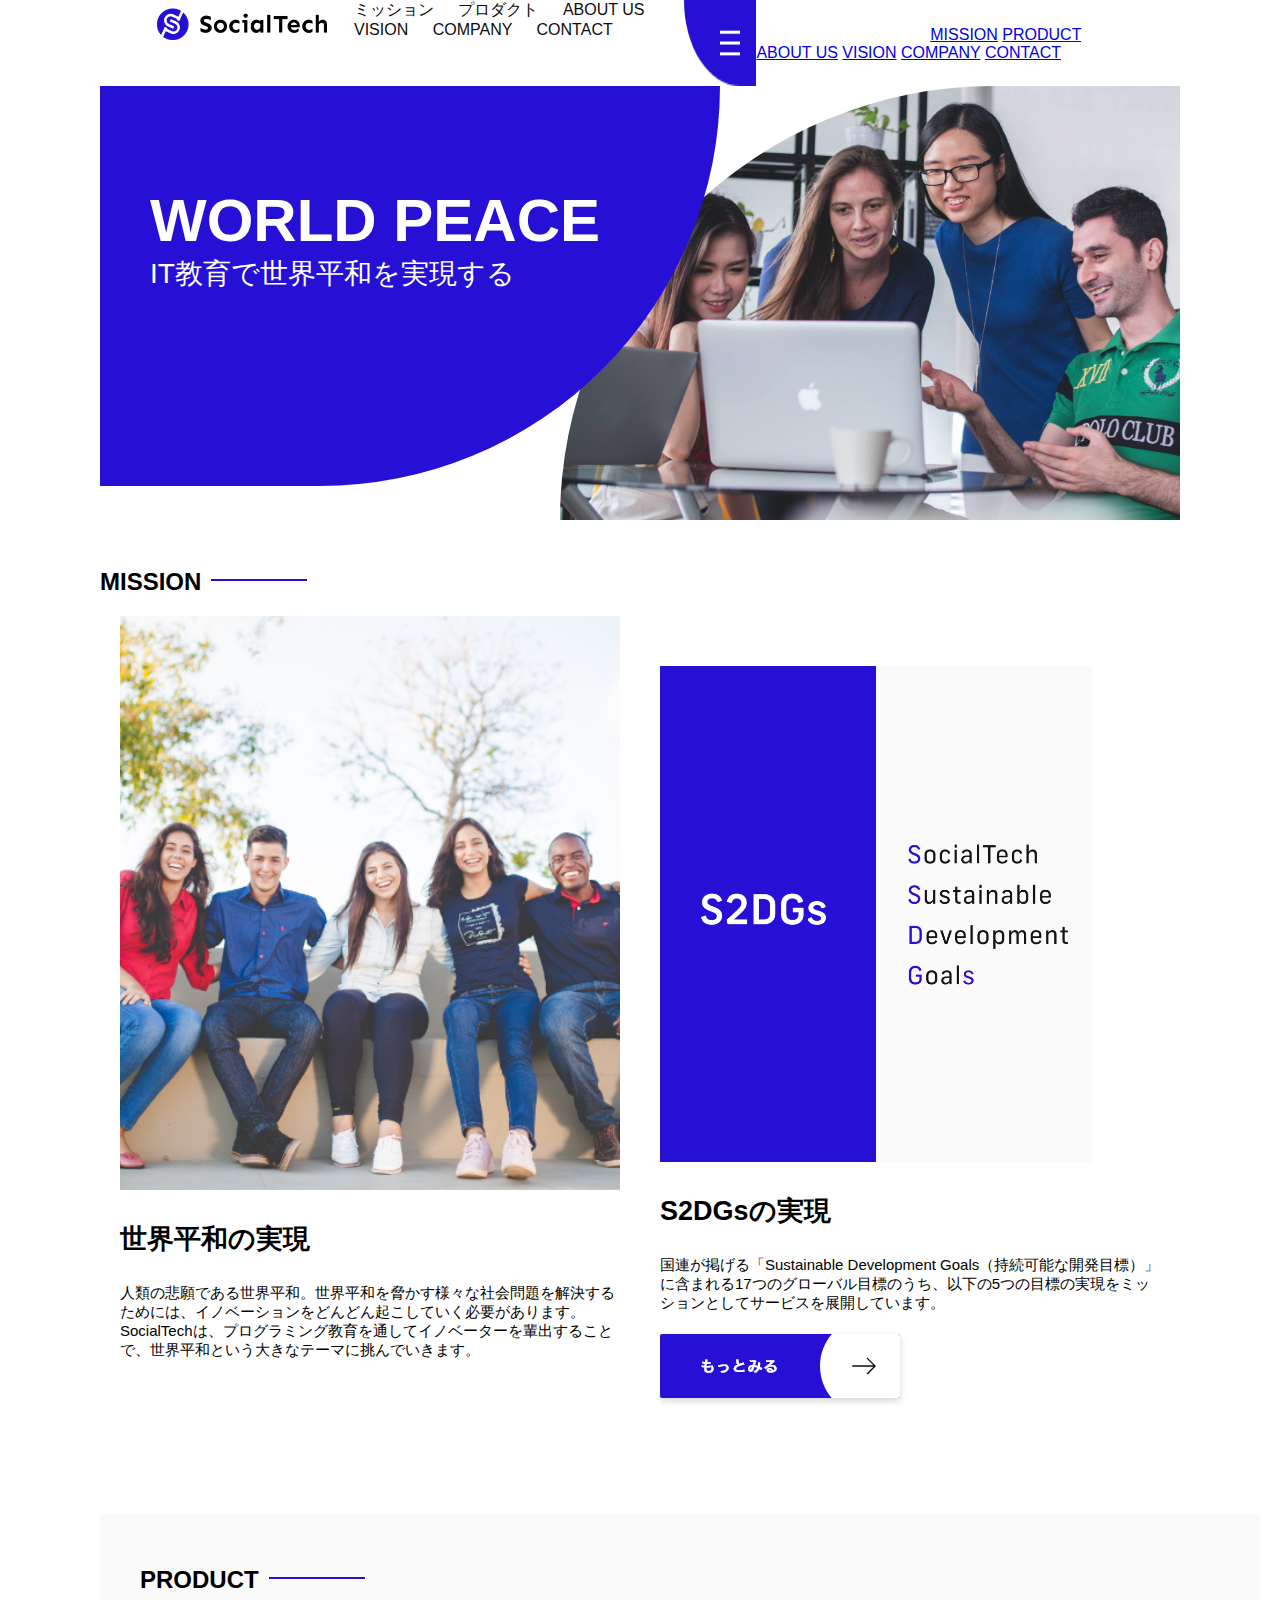
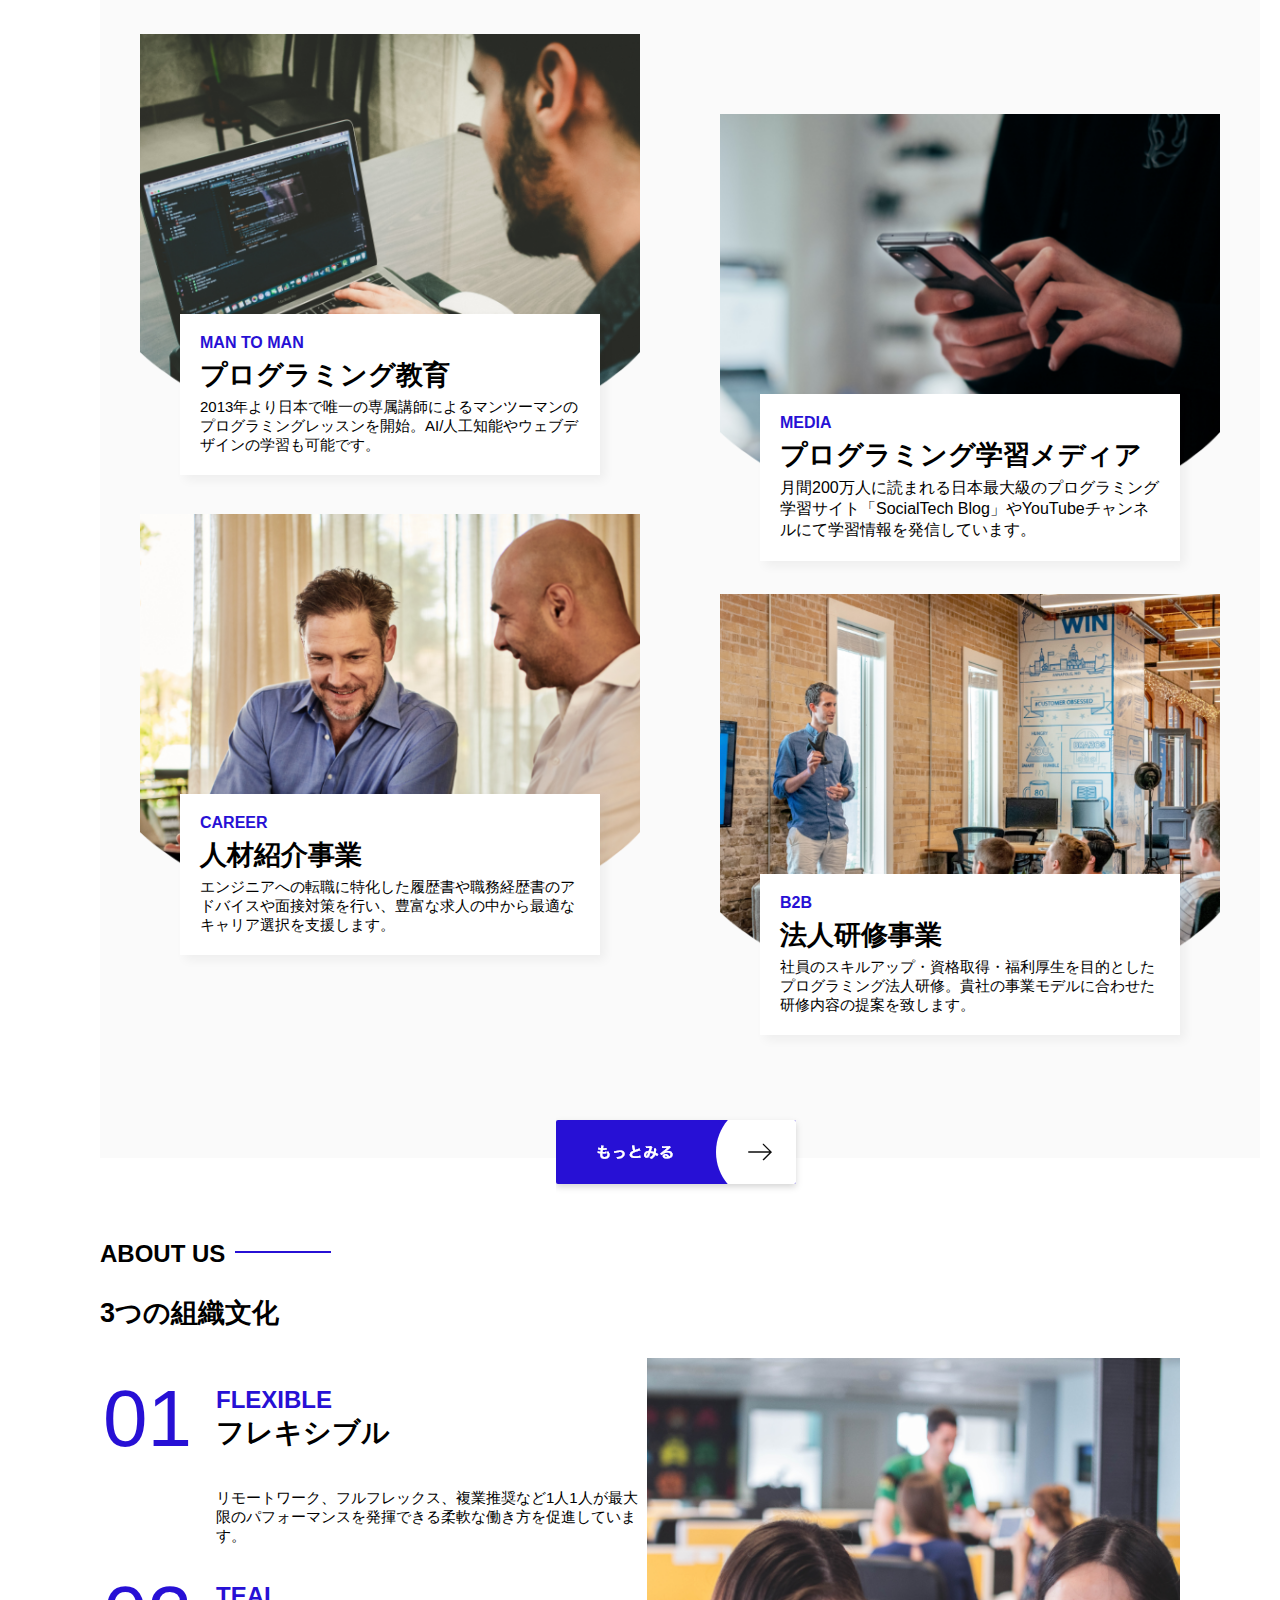
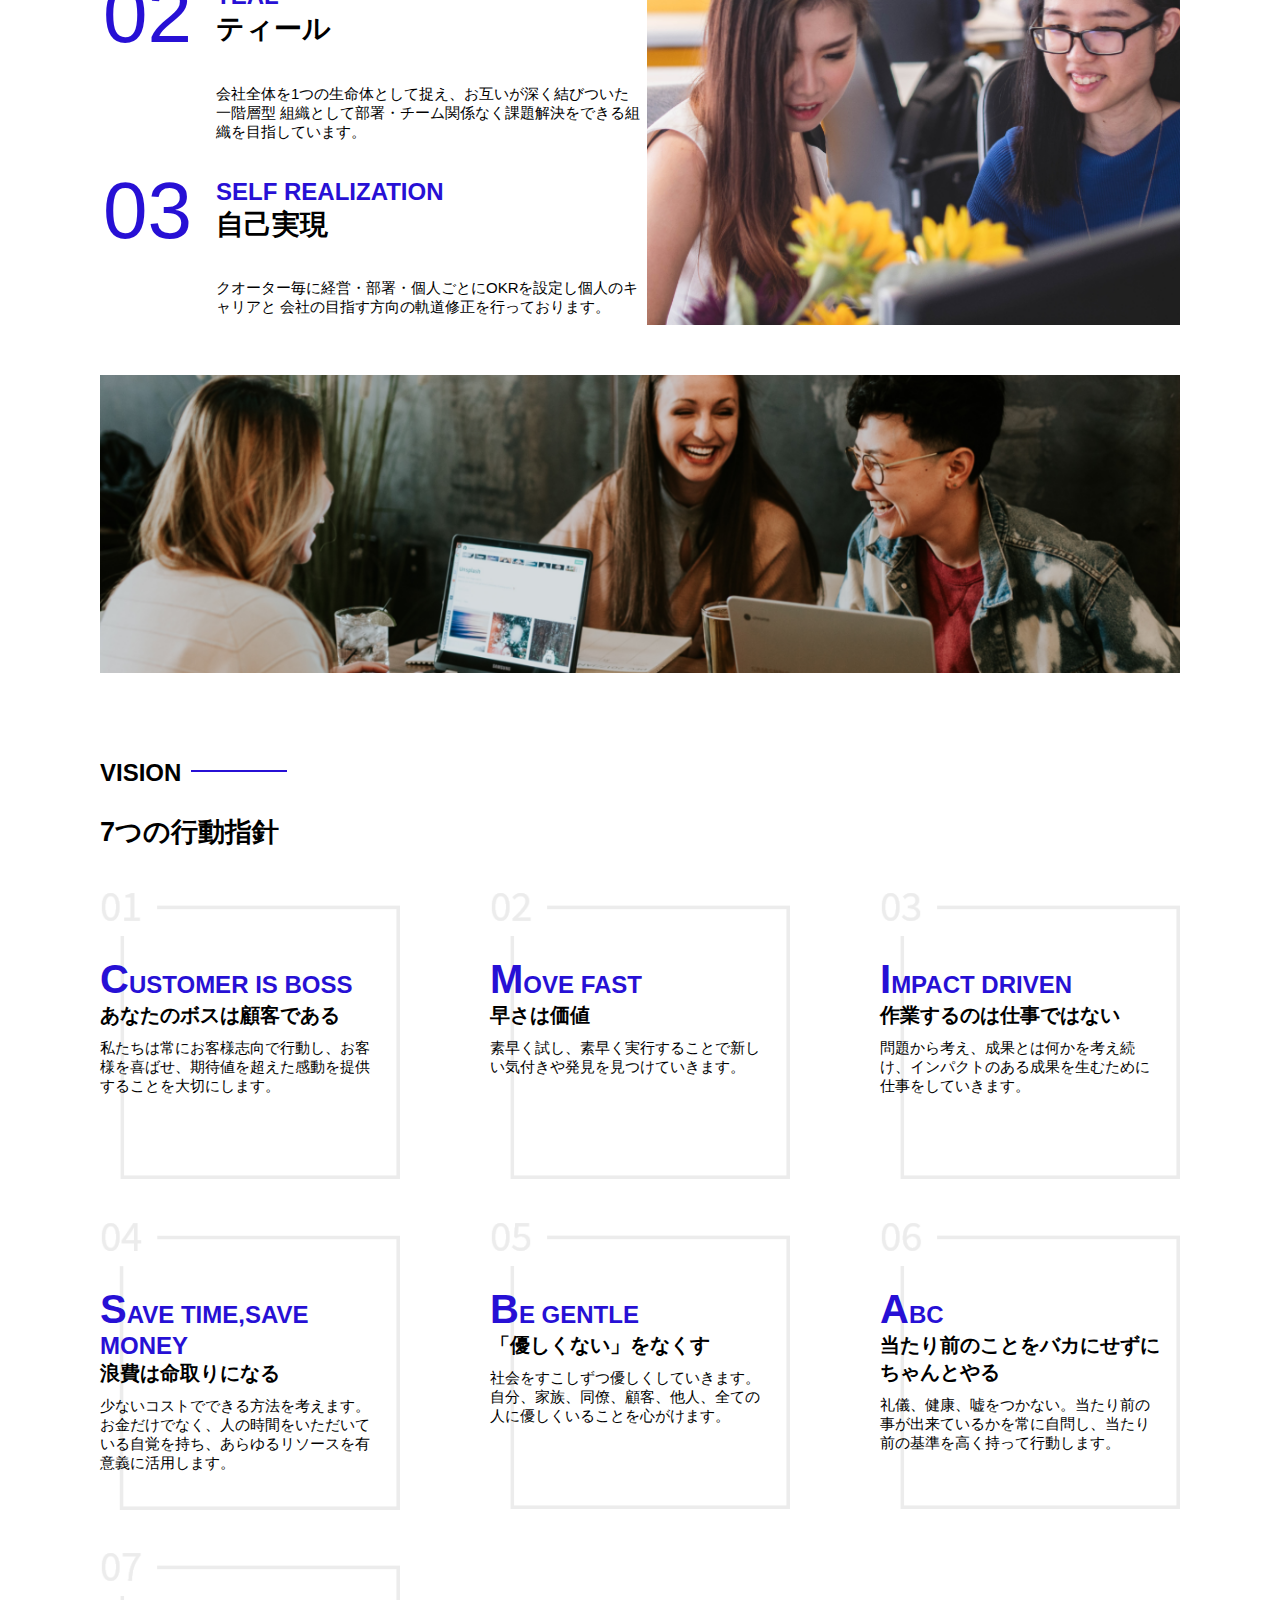
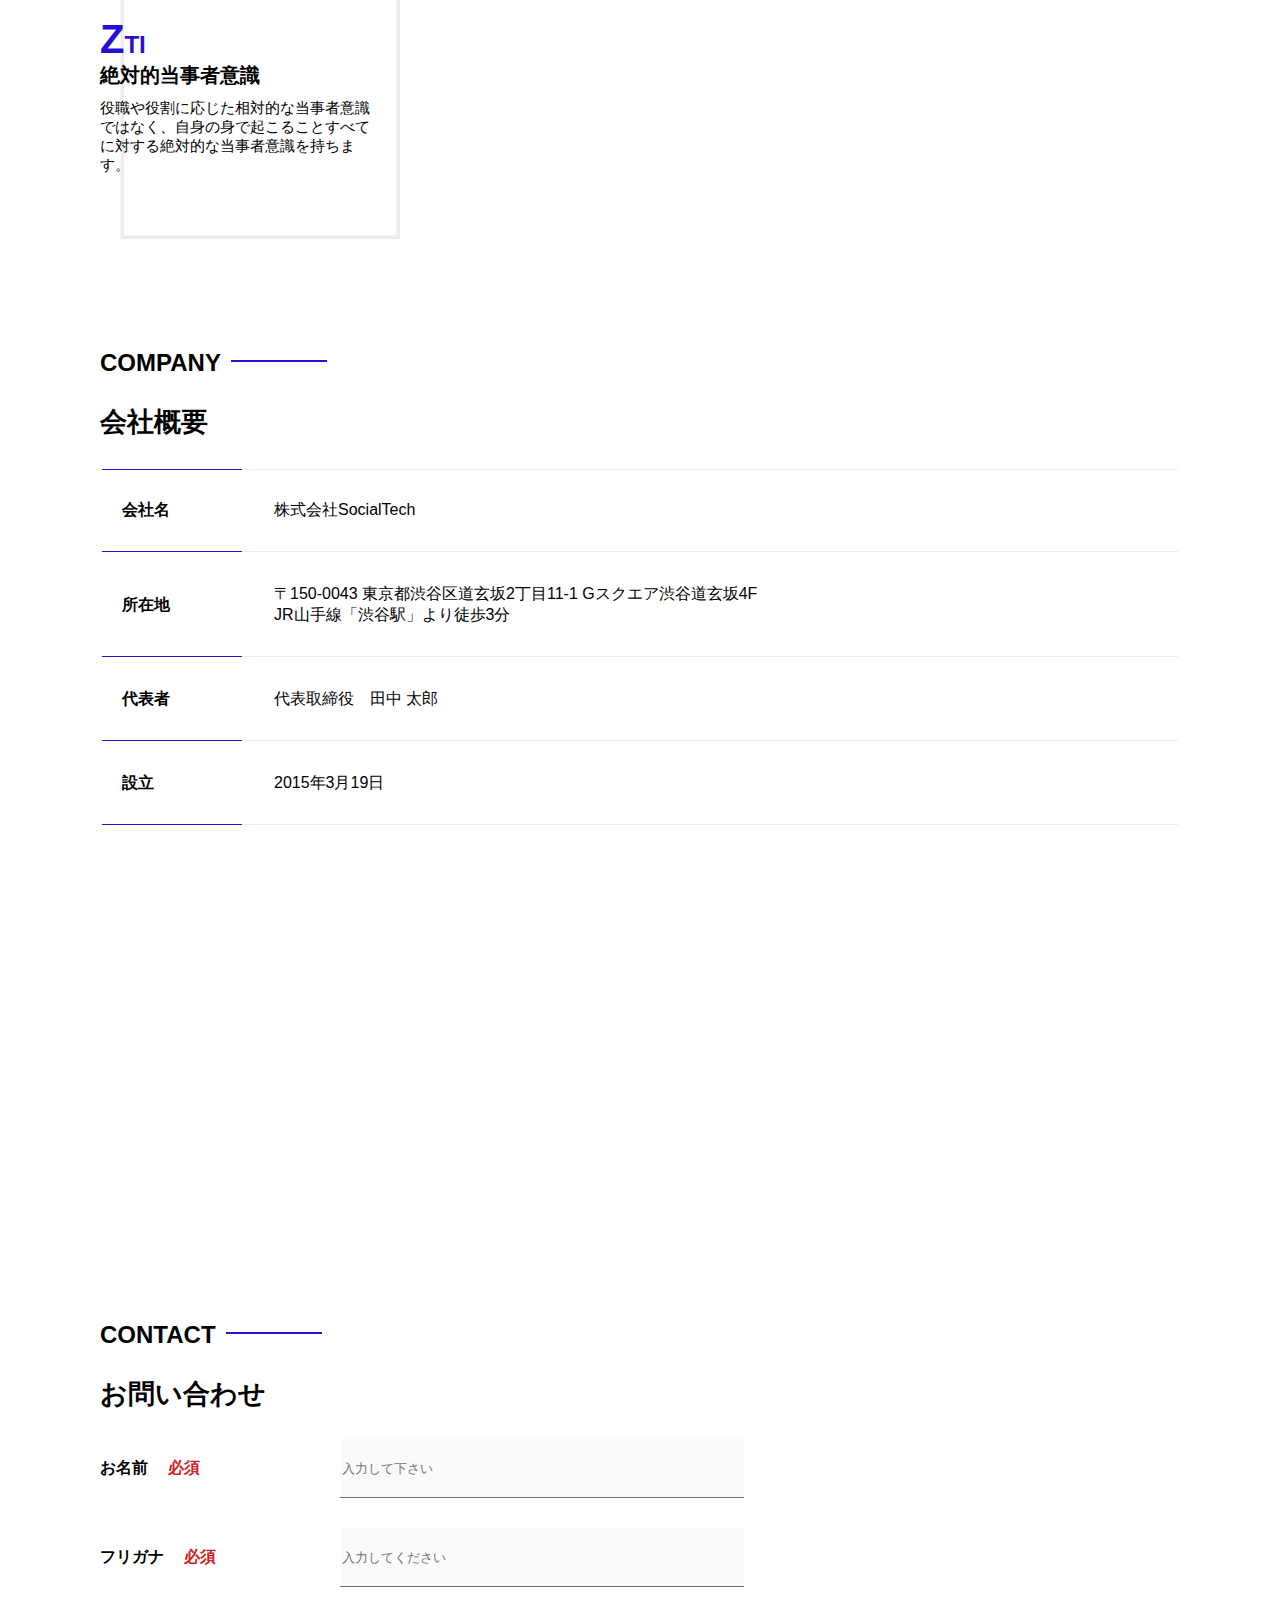
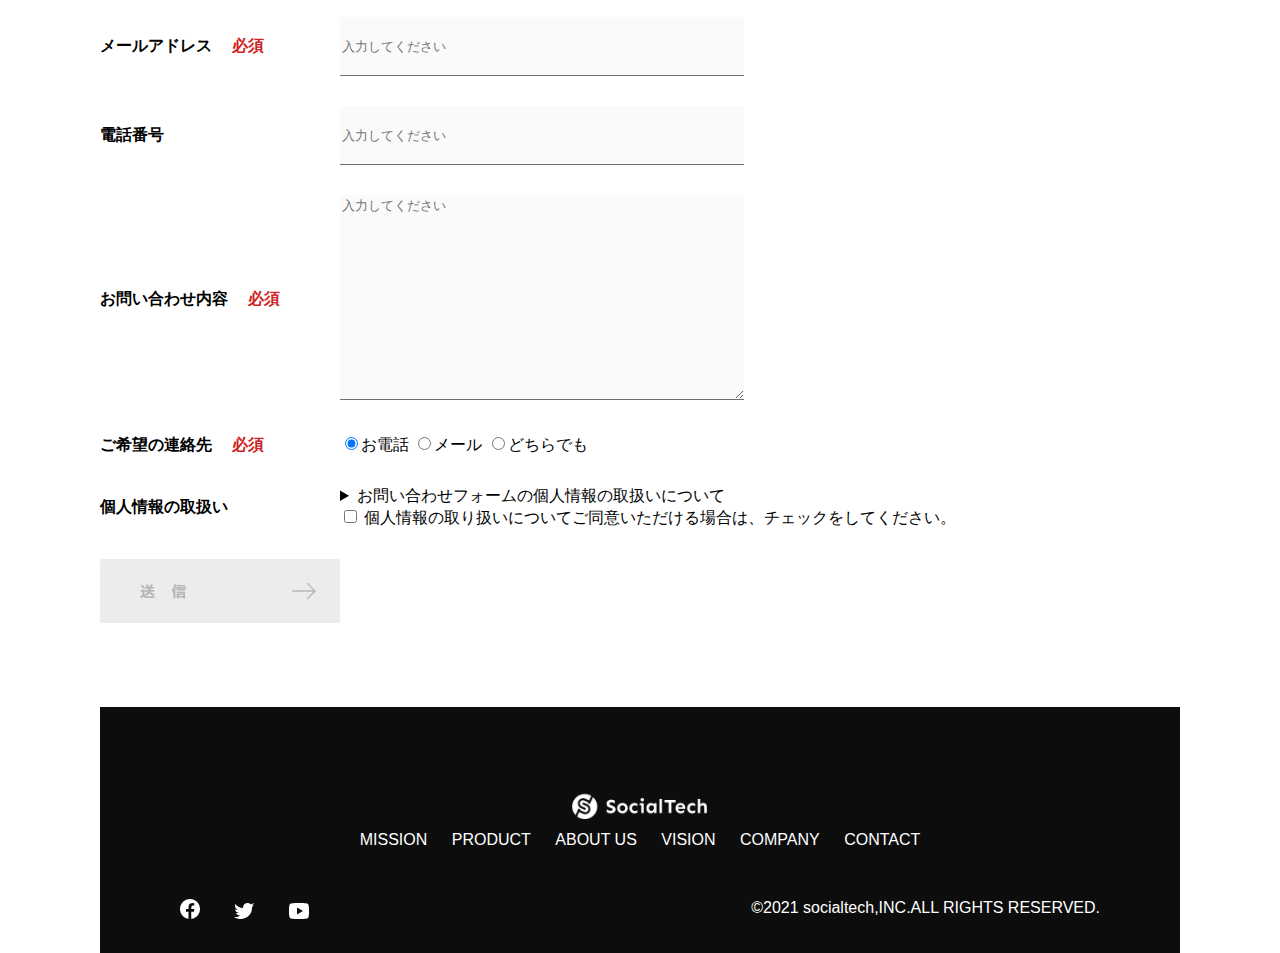
<file: index.html>
<!DOCTYPE html>
<html>
    <head>
      <title>SocialTech</title>
      <meta charset="utf-8">
      <meta name="description" content="SocialTechはEdTech業界のリーディングカンパニーを目指します。">
      <meta name="viewport" content="width=device-width, initial-scale=1.0">
       <meta name="twitter:card" content="summary_large_image" />
       <meta name="twitter:site" content="@SLabo2021" />
       <meta property="og:url" content="https://smartlabo2021.github.io/sosialtech/" />
       <meta property="og:title" content="sosialtech" />
       <meta property="og:description" content="ページの説明文" />
       <meta property="og:image" content="https://smartlabo2021.github.io/sosialtech/images/index/index-mission.png" />
     <link rel="stylesheet" href="style.css">

    </head>
    <body>
      <!--ヘッダー-->
      <header>
        <!--ロゴ-->
        <a href="index.html" id="logo"><img src="images/logo.png" alt="トップページに戻る"></a>

        <!--PC用ナビゲーション-->
        <nv id="nav-pc">
          <a href="mission.html">ミッション</a>
          <a href="product.html">プロダクト</a>
          <a href="index.html"#sboutus>ABOUT US</a>
          <a href="index.html"#vision>VISION</a>
          <a href="index.html"#company>COMPANY</a>
          <a href="index.html"#contact>CONTACT</a>
        </nv>

        <!--スマホ用メニューボタン-->
        <img id="menu-sp" src="images/button-menu.png" alt="ナビゲーションを開く" onclick="document.getElementById('nav-sp').style.display = 'block'">
      
        <!--スマホ用ナビゲーション-->
        <nav id="nav-sp">
          <img id="close" src="images/button-close.png" alt="ナビゲーションを閉じる" onclick="document.getElementById('nav-sp').style.display='none'">
          <a id="logo-sp" href="index.html" onclick="document.getElementById('nav-sp').style.display = 'none'"><img
            src="images/logo-sp.png" alt="トップページに戻る"></a>
          <a class="menu" href="mission.html" onclick="document.getElementById('nav-sp').style.display='none'">MISSION</a>
          <a class="menu" href="product.html" onclick="document.getElementById('nav-sp').style.display='none'">PRODUCT</a>
          <a class="menu" href="index.html#aboutus" onclick="document.getElementById('nav-sp').style.display='none'">ABOUT US</a>
          <a class="menu" href="index.html#vision" onclick="document.getElementById('nav-sp').style.display='none'">VISION</a>
          <a class="menu" href="index.html#company" onclick="document.getElementById('nav-sp').style.display='none'">COMPANY</a>
          <a class="menu" href="index.html#contact" onclick="document.getElementById('nav-sp').style.display='none'">CONTACT</a>
          <div id="sns">
            <a href="https://www.facebook.com/sejuku2013"><img src="images/button-facebook.png" alt="FaceBookへのリンク"></a>
            <a href="https://twitter.com/samuraijuku"><img src="images/button-twitter.png" alt="twitterへのリンク"></a>
            <a href="https://www.youtube.com/channel/UCCFOQO5aDK0xXam4cUQXT8g"><img src="images/button-youtube.png" alt="YouTubeへのリンク"></a>
          </div>
        </nav>
      </header>
      <main>
        <article>
          <!--メインビジュアル-->
          <section id="main-visual">
            <div id="main-message">
              <h1>WORLD PEACE</h1>
              <p>IT教育で世界平和を実現する</p>
            </div>
            <img src="images/index/index-main.png" alt="PCの周りに集まる多国籍の仲間たち">
          </section>
          <!--ミッション-->
          <section id="mission">
            <h2 class="index-h2">MISSION</h2>
            <div id="mission-flex">
              <div>
              <img id="mission-photo" src="images/index/index-mission.png" alt="屋外のベンチで写真を撮影する多国籍の仲間たち">
              <h3>世界平和の実現</h3>
              <p>
                人類の悲願である世界平和。世界平和を脅かす様々な社会問題を解決するためには、イノベーションをどんどん起こしていく必要があります。SocialTechは、プログラミング教育を通してイノベーターを輩出することで、世界平和という大きなテーマに挑んでいきます。
              </p>
              </div>
              <div>
                <img id="s2dgs" src="images/index/s2dgs.png" alt="S2DGs">
                <h3>S2DGsの実現</h3>
                <p>
                  国連が掲げる「Sustainable Development Goals（持続可能な開発目標）」に含まれる17つのグローバル目標のうち、以下の5つの目標の実現をミッションとしてサービスを展開しています。
                </p>
                <a href="mission.html">
                  <img src="images/button-more.png" alt="もっとみる">
                </a>
              </div>
            </div>
          </section>
          <!--セクション-->
          <section id="product">
            <h2 class="index-2">PRODUCT</h2>
            <div>
              <div id="product-left">
                <div>
                  <img class="product-photo" src="images/index/index-mantoman.png" alt="PCでコードを書く男性">
                  <div class="product-explain">
                    <span>MAN TO MAN</span>
                    <h3>プログラミング教育</h3>
                    <p>2013年より日本で唯一の専属講師によるマンツーマンのプログラミングレッスンを開始。AI/人工知能やウェブデザインの学習も可能です。</p>
                  </div>
                </div>
                <div>
                  <img class="product-photo" src="images/index/index-career.png" alt="笑顔で話し合う二人の男性">
                 <div class="product-explain">
                   <span>CAREER</span>
                   <h3>人材紹介事業</h3>
                   <p>エンジニアへの転職に特化した履歴書や職務経歴書のアドバイスや面接対策を行い、豊富な求人の中から最適なキャリア選択を支援します。</p>
                  </div>
                </div>
              </div>
              <div id="product-right">
                <div>
                  <img class="product-photo" src="images/index/index-media.png" alt="スマートフォンを操作する人">
                    <div class="product-explain">
                      <span>MEDIA</span>
                      <h3>プログラミング学習メディア</h3>
                      <p></p>月間200万人に読まれる日本最大級のプログラミング学習サイト「SocialTech Blog」やYouTubeチャンネルにて学習情報を発信しています。</p>
                    </div>
                </div>
                <div>
                  <img class="product-photo" src="images/index/index-b2b.png" alt="講演中の男性とそれを聴く人々"> 
                    <div class="product-explain">
                      <span>B2B</span>
                      <h3>法人研修事業</h3>
                      <p>社員のスキルアップ・資格取得・福利厚生を目的としたプログラミング法人研修。貴社の事業モデルに合わせた研修内容の提案を致します。</p>
                    </div>
                  </div>
                </div>
              </div>
              <div>
                <a id="product-more" href="product.html">
                  <img src="images/button-more.png" alt="もっとみる">
                </a>
              </div>
            </div>
          </section>

        <!--ABOUT US-->
        <section id="aboutus">
          <h2 class="index-h2">ABOUT US</h2>
          <h3>3つの組織文化</h3>
          <div>
            <table class="culture-table">
              <tr>
                <td>
                  <span class="culture-num">01</span>
                </td>
                <td>
                  <span class="culture-en">FLEXIBLE</span>
                  <span class="culture-ja">フレキシブル</span>
                </td>
              </tr>
              <tr>
                <td>
                  <!--空のセル-->
                </td>
                <td>
                  <p class="culture-description">
                    リモートワーク、フルフレックス、複業推奨など1人1人が最大限のパフォーマンスを発揮できる柔軟な働き方を促進しています。
                  </p>
                </td>
              </tr>
              <tr>
                <td>
                  <span class="culture-num">02</span>
                </td>
                <td>
                  <span class="culture-en">TEAL</span>
                  <span class="culture-ja">ティール</span>
                </td>
              </tr>
              <tr>
                <td>
                  <!--空のセル-->
                </td>
                <td>
                  <p class="culture-description">
                    会社全体を1つの生命体として捉え、お互いが深く結びついた一階層型
                   組織として部署・チーム関係なく課題解決をできる組織を目指しています。
                  </p>
                </td>
              </tr>
              <tr>
                <td>
                  <span class="culture-num">03</span>
                </td>
                <td>
                  <span class="culture-en">SELF REALIZATION</span>
                  <span class="culture-ja">自己実現</span>
                </td>
              </tr>
              <tr>
                <td>
                  <!--空のセル-->
                </td>
                <td>
                  <p class="culture-description">
                    クオーター毎に経営・部署・個人ごとにOKRを設定し個人のキャリアと
                   会社の目指す方向の軌道修正を行っております。
                  </p>
                </td>
              </tr>
            </table>
           <img class="culture-img" src="images/index/index-aboutus1.png" alt="笑顔で話し合う2人の女性">
          </div>
           <img class="culture-img2" src="images/index/index-aboutus2.png" alt="笑顔で話し合う3人の男女">
        </section>

        <!--VISION-->
        <section id="vision">
          <h2 class="index-h2">VISION</h2>
          <h3>7つの行動指針</h3>
          <div>
            <div class="vision-box">
              <img src="images/index/vision-01.png" alt="01">
              <span>
                <h4>CUSTOMER IS BOSS</h4>
                <h5>あなたのボスは顧客である</h5>
                <p>私たちは常にお客様志向で行動し、お客様を喜ばせ、期待値を超えた感動を提供することを大切にします。</p>
              </span>
            </div>
            <div class="vision-box">
              <img src="images/index/vision-02.png" alt="02">
              <span>
                <h4>MOVE FAST</h4>
                <h5>早さは価値</h5>
                <p>素早く試し、素早く実行することで新しい気付きや発見を見つけていきます。</p>
              </span>
            </div>
            <div class="vision-box">
              <img src="images/index/vision-03.png" alt="03">
              <span>
                <h4>IMPACT DRIVEN</h4>
                <h5>作業するのは仕事ではない</h5>
                <p>問題から考え、成果とは何かを考え続け、インパクトのある成果を生むために仕事をしていきます。</p>
              </span>
            </div>
            <div class="vision-box">
              <img src="images/index/vision-04.png" alt="04">
              <span>
                <h4>SAVE TIME,SAVE MONEY</h4>
                <h5>浪費は命取りになる</h5>
                <p>少ないコストでできる方法を考えます。お金だけでなく、人の時間をいただいている自覚を持ち、あらゆるリソースを有意義に活用します。</p>
              </span>
            </div>
            <div class="vision-box">
              <img src="images/index/vision-05.png" alt="05">
              <span>
                <h4>BE GENTLE</h4>
                <h5>「優しくない」をなくす</h5>
                <p>社会をすこしずつ優しくしていきます。自分、家族、同僚、顧客、他人、全ての人に優しくいることを心がけます。</p>
              </span>
            </div>
            <div class="vision-box">
              <img src="images/index/vision-06.png" alt="06">
              <span>
                <h4>ABC</h4>
                <h5>当たり前のことをバカにせずにちゃんとやる</h5>
                <p>礼儀、健康、嘘をつかない。当たり前の事が出来ているかを常に自問し、当たり前の基準を高く持って行動します。</p>
              </span>
            </div>
            <div class="vision-box">
              <img src="images/index/vision-07.png" alt="07">
              <span>
                <h4>ZTI</h4>
                <h5>絶対的当事者意識</h5>
                <p>役職や役割に応じた相対的な当事者意識ではなく、自身の身で起こることすべてに対する絶対的な当事者意識を持ちます。</p>
              </span>
            </div>
          </div> 
        </section>

        <!--COMPANY-->
        <section id="company">
          <h2 class="index-h2">COMPANY</h2>
          <h3>会社概要</h3>
          <table id="company-table">
            <tr>
              <th class="tableheader-first">会社名</th>
              <td class="cell-first">株式会社SocialTech</td>
            </tr>
            <tr>
              <th class="tableheader">所在地</th>
              <td class="cell">〒150-0043 東京都渋谷区道玄坂2丁目11-1 Gスクエア渋谷道玄坂4F<br>JR山手線「渋谷駅」より徒歩3分</td>
            </tr>
            <tr>
              <th class="tableheader">代表者</th>
              <td class="cell">代表取締役　田中 太郎</td>
            </tr>
            <tr>
              <th class="tableheader">設立</th>
              <td class="cell">2015年3月19日</td>
            </tr>
          </table>
          <iframe src="https://www.google.com/maps/embed?pb=!1m18!1m12!1m3!1d3241.775954485253!2d139.69400201510516!3d35.6578912388594!2m3!1f0!2f0!3f0!3m2!1i1024!2i768!4f13.1!3m3!1m2!1s0x60188b55ffeee63f%3A0x73330361de4fb84f!2z44CSMTUwLTAwNDMg5p2x5Lqs6YO95riL6LC35Yy66YGT546E5Z2C77yS5LiB55uu77yR77yR4oiSMSBHIDRm!5e0!3m2!1sja!2sjp!4v1652128890571!5m2!1sja!2sjp" width="600" height="450" style="border:0;" allowfullscreen="" loading="lazy" referrerpolicy="no-referrer-when-downgrade"></iframe>
        </section>

        <!--お問い合わせフォーム-->
        <section id="contact">
          <h2 class="index-h2">CONTACT</h2>
           <h3>お問い合わせ</h3>
            <form action="https://api.staticforms.xyz/submit" method="post">
              <input type="text" name="honeypot" style="display:none">
              <!-- STATIC FORMSのアクセスキー -->
              <input type="hidden" name="accessKey" value="8c237a4c-5824-4625-b6ce-b9c63cf80747">
              <!--メールのタイトル-->
              <input type="hidden" name="subject" value="お問い合わせフォーム" />
              <!--送信先のメールアドレスをvalueに設定する-->
              <input type="hidden" name="replyTo" value="info@smartlabo-hp.com">
              <!--redirectToのURLは公開後のURLへリンクする-->
              <input type="hidden" name="redirectTo" value="">
             <div>
               <div class="contact-heading">
                 <label class="contact-label">お名前<span class="contact-span">必須</span></label>
               </div>
               <div class="contact-form">
                 <input type="text" name="name" placeholder="入力して下さい" class="contact-textbox">
               </div>
             </div>
             <div>
               <div class="contact-heading">
                 <label class="contact-label">フリガナ<span class="contact-span">必須</span></label>
               </div>
               <div>
                 <input type="text" name="hurigana" placeholder="入力してください" class="contact-textbox"> 
               </div>
             </div>
             <div>
               <div class="contact-heading">
                 <label class="contact-label">メールアドレス<span class="contact-span">必須</span></label>
               </div>
               <div>
                 <input type="text" name="email" placeholder="入力してください" class="contact-textbox">
               </div>
             </div>
             <div>
               <div class="contact-heading">
                 <label class="contact-label">電話番号</label>
               </div>
               <div>
                 <input type="text" name="tel" placeholder="入力してください" class="contact-textbox">
               </div>
             </div>
             <div>
               <div class="contact-heading">
                 <label class="contact-label">お問い合わせ内容<span class="contact-span">必須</span></label>
               </div>
               <div>
                 <textarea class="contact-textarea" placeholder="入力してください" name="message"></textarea>
               </div>
             </div>
             <div>
               <div class="contact-heading">
                 <label class="contact-label">ご希望の連絡先<span class="contact-span">必須</span></label>
               </div>
               <div>
                 <input class="radiobutton" type="radio" value="tel" name="contact" checked><label>お電話</label> 
                 <input class="radiobutton" type="radio" value="mail" name="contact"><label>メール</label>
                 <input class="radiobutton" type="radio" value="both" name="contact"><label>どちらでも</label>
               </div>
             </div>
             <div>
               <div class="contact-heading">
                 <label class="contact-label">個人情報の取扱い</label>
               </div>
               <div>
                 <details>
                   <summary>お問い合わせフォームの個人情報の取扱いについて</summary>
                   <div>
                     <span>1. 組織の名称又は氏名</span><br>
                     株式会社SocialTech<br><br>
                     <span>2. 個人情報保護管理者（若しくはその代理人）の氏名又は職名、所属及び連絡先>
                       鈴木　一郎　コーポレート部</span><br>
                       メールアドレス：support@socialtech.net<br>
                       TEL：03-xxxx-xxxx<br>
                     <span>3. 個人情報の利用目的</span><br>
                     ・本サービス及び本サービスに関連する情報の提供又はそれらに関する連絡のため<br>
                     ・ユーザーの本人確認のため<br>
                     ・当社サービスのご案内のため<br>
                     ・当社の商品等の広告または宣伝（電子メールによるものを含むものとします。）<br><br>
                     <span>4. 個人情報いの取扱い業務の委託</span><br>
                     個人情報の取扱業務の全部または一部を外部に業務委託する場合があります。<br>
                     その際、弊社は、個人情報を適切に保護できる管理体制を敷き実行していることを条件として<br>
                     委託先を厳選したうえで、機密保持契約を委託先と締結し、お客様の個人情報を厳密に管理させます。<br><br>
                     <span>5. 個人情報の開示の請求</span><br>
                     お客様は、弊社に対してご自身の個人情報の開示等（利用目的の通知、開示、内容の訂正・追加・削除、利用の停止または消去、第三者への提供の停止）に関して、当社問合わせ窓口に申し出ることができます。<br>
                     その際、弊社はお客様ご本人を確認させていただいたうえで、合理的な期間内に対応いたします。<br><br>
                     なお、個人情報に関する弊社問合わせ先は、次の通りです。<br><br>
                     株式会社SocialTech　個人情報問合せ窓口<br>
                     〒150-0043　東京都渋谷区道玄坂2丁目11-1 Ｇスクエア渋谷道玄坂 4F<br>
                     メールアドレス：support@socialtech.net　TEL：03-xxxx-xxxx<br><br>
                     <span>6. 個人情報を提供されることの任意性について</span><br><br>
                     お客様がご自身の個人情報を弊社に提供されるか否かは、お客様のご判断によりますが、もしご提供されない場合には、適切なサービスが提供できない場合がありますので予めご了承ください。
                   </div>
                 </details>
                 <input type="checkbox" name="agree">
                 <span>個人情報の取り扱いについてご同意いただける場合は、チェックをしてください。</span>
               </div>
             </div>
             <input type="image" value="Submit" src="images/button-submit.png" alt="送信する">
           </form>
        </section>
        </article>
        <footer>
          <div ide="footer-logo">
            <img src="images/logo-sp.png" alt="SocialTech">
          </div>
          <div id="footer-link">
            <a href="mission.html">MISSION</a>
            <a href="product.html">PRODUCT</a>
            <a href="index.html#aboutus">ABOUT US</a>
            <a href="index.html#vision">VISION</a>
            <a href="index.html#company">COMPANY</a>
            <a href="index.html#contact">CONTACT</a>
          </div>
          <div id="sns-footer">
            <a href="https://www.facebook.com/sejuku2013"><img src="images/button-facebook.png" alt="facebookへのリンク"></a> 
            <a href="https://twitter.com/samuraijuku"><img src="images/button-twitter.png" alt="twitterへのリンク"></a>
            <a href="https://www.youtube.com/channel/UCCFOQO5aDK0xXam4cUQXT8g"><img src="images/button-youtube.png" alt="YouTubeへのリンク"></a>
            <span id="copyright">&copy;2021 socialtech,INC.ALL RIGHTS RESERVED.</span>
          </div>
        </footer>
      </main>

    </body>
</html>
</file>
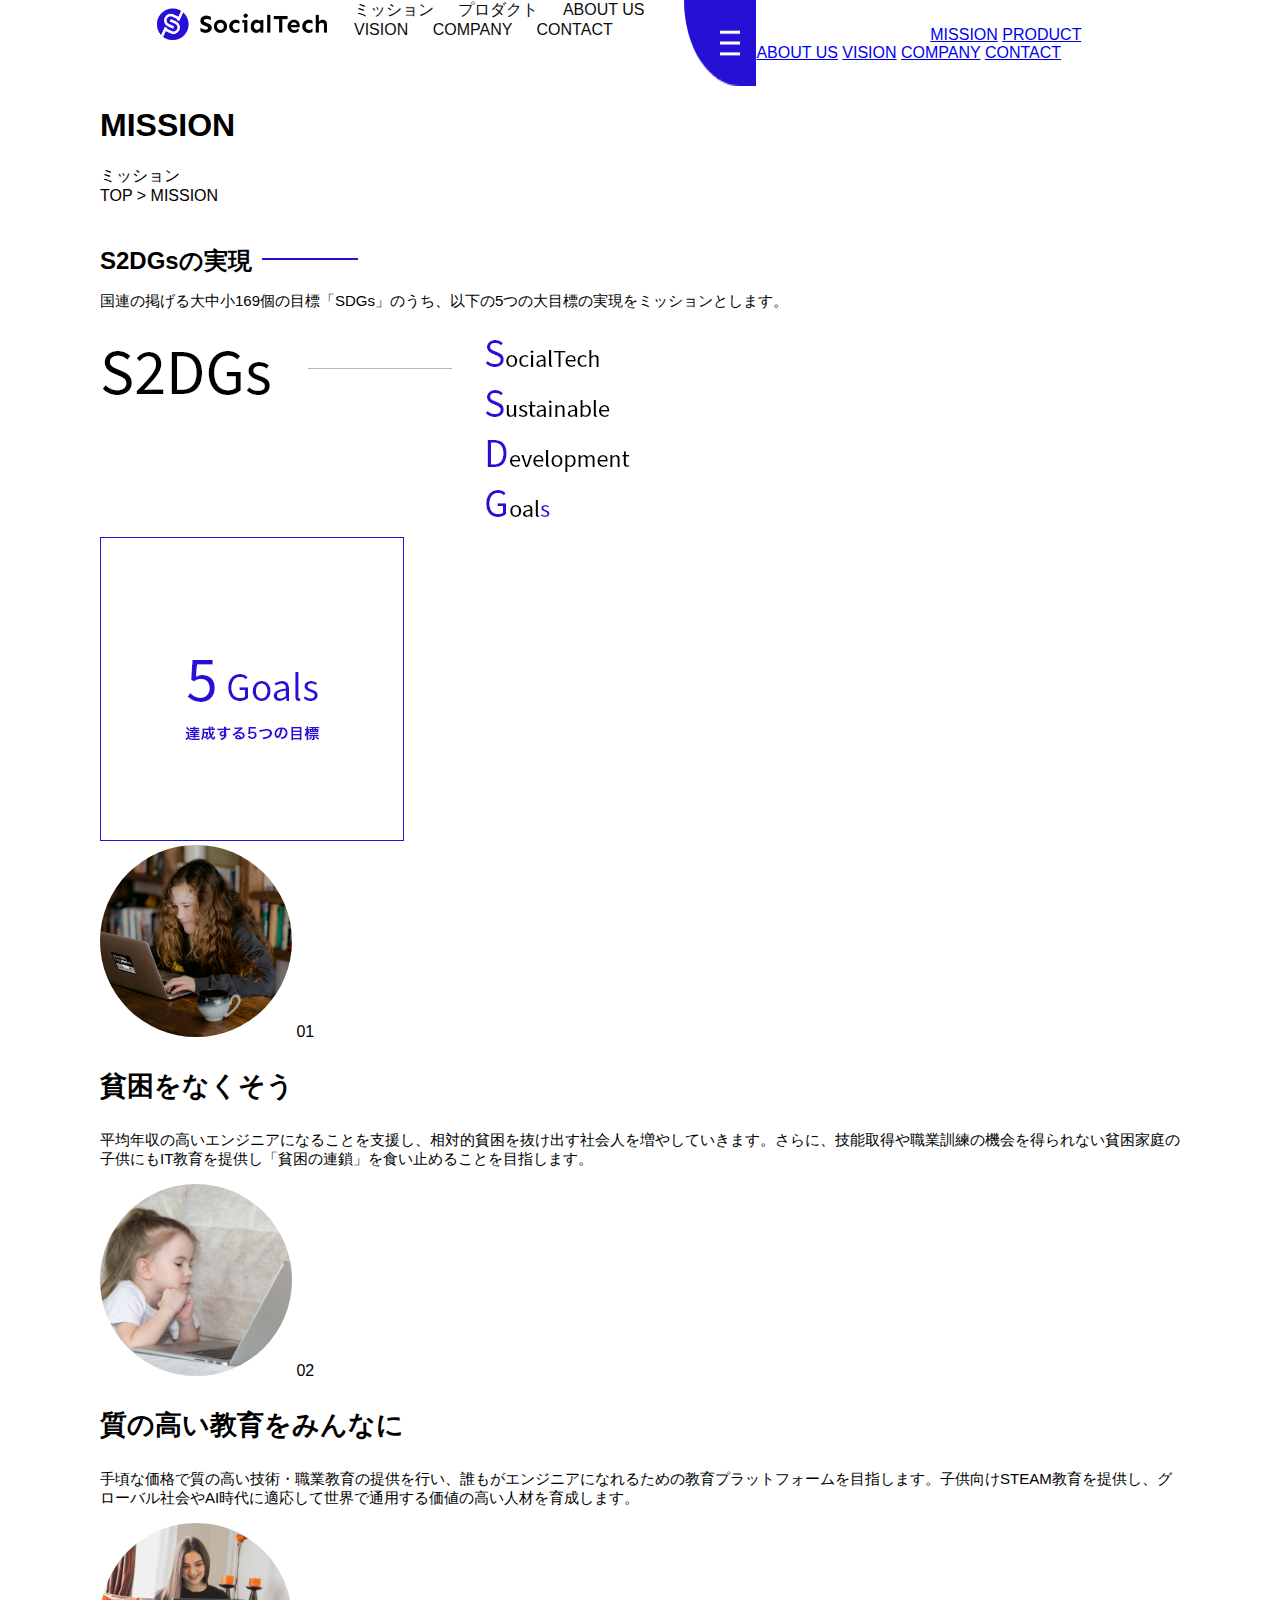
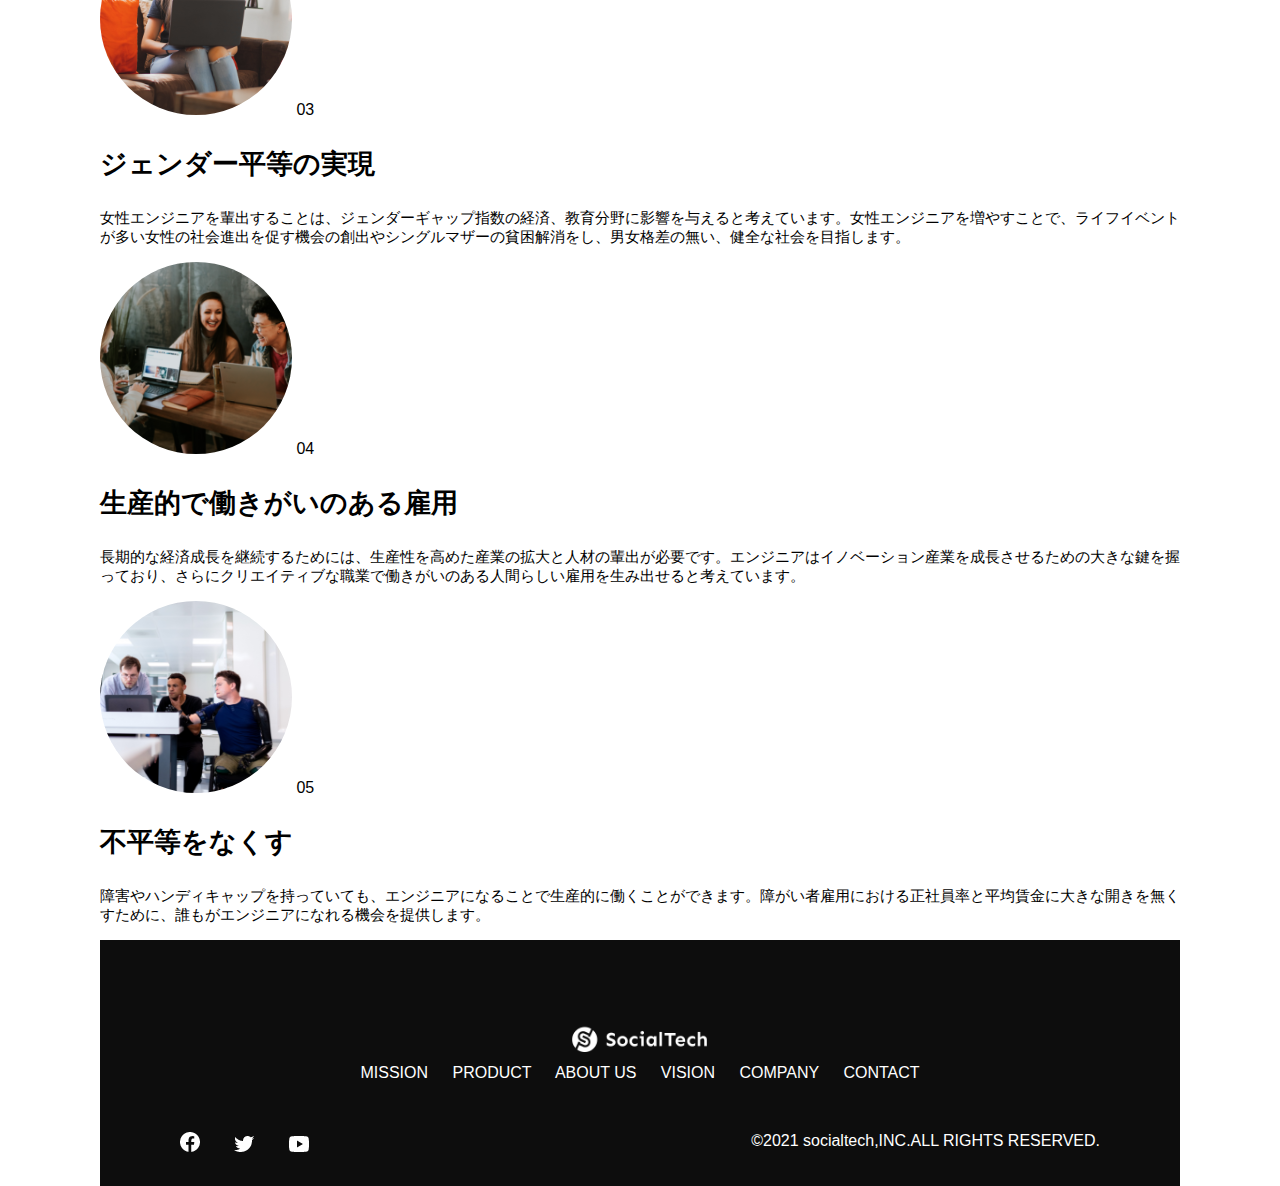
<file: mission.html>
<!DOCTYPE html>
<html>
    <head>
      <title>SosialTech --Mission--</title>
      <meta charset="utf-8">
      <meta  name ="description" content="socialtechが目指す５つの目標(S2DGs)を紹介します">
      <meta name="viewport" content="width=device-width" ,initial-scale="1.0">
      <link rel="stylesheet" href="style.css">

    </head>
    <body>
      <!--ヘッダー-->
      <header>
        <!--ロゴ-->
        <a href="index.html" id="logo"><img src="images/logo.png" alt="トップページに戻る"></a>

        <!--PC用ナビゲーション-->
        <nv id="nav-pc">
          <a href="mission.html">ミッション</a>
          <a href="product.html">プロダクト</a>
          <a href="index.html"#sboutus>ABOUT US</a>
          <a href="index.html"#vision>VISION</a>
          <a href="index.html"#company>COMPANY</a>
          <a href="index.html"#contact>CONTACT</a>
        </nv>

        <!--スマホ用メニューボタン-->
        <img id="menu-sp" src="images/button-menu.png" alt="ナビゲーションを開く" onclick="document.getElementById('nav-sp').style.display = 'block'">
      
        <!--スマホ用ナビゲーション-->
        <nav id="nav-sp">
          <img id="close" src="images/button-close.png" alt="ナビゲーションを閉じる" onclick="document.getElementById('nav-sp').style.display='none'">
          <a id="logo-sp" href="index.html" onclick="document.getElementById('nav-sp').style.display = 'none'"><img
            src="images/logo-sp.png" alt="トップページに戻る"></a>
          <a class="menu" href="mission.html" onclick="document.getElementById('nav-sp').style.display='none'">MISSION</a>
          <a class="menu" href="product.html" onclick="document.getElementById('nav-sp').style.display='none'">PRODUCT</a>
          <a class="menu" href="index.html#aboutus" onclick="document.getElementById('nav-sp').style.display='none'">ABOUT US</a>
          <a class="menu" href="index.html#vision" onclick="document.getElementById('nav-sp').style.display='none'">VISION</a>
          <a class="menu" href="index.html#company" onclick="document.getElementById('nav-sp').style.display='none'">COMPANY</a>
          <a class="menu" href="index.html#contact" onclick="document.getElementById('nav-sp').style.display='none'">CONTACT</a>
          <div id="sns">
            <a href="https://www.facebook.com/sejuku2013"><img src="images/button-facebook.png" alt="FaceBookへのリンク"></a>
            <a href="https://twitter.com/samuraijuku"><img src="images/button-twitter.png" alt="twitterへのリンク"></a>
            <a href="https://www.youtube.com/channel/UCCFOQO5aDK0xXam4cUQXT8g"><img src="images/button-youtube.png" alt="YouTubeへのリンク"></a>
          </div>
        </nav>
      </header>
      <main>
        <article>
         <section id="mission-main">
             <div id="mission-title">
                 <h1>MISSION</h1>
                 <span>ミッション</span>
                 <div>TOP > MISSION</div>
             </div>
         </section>
         <section id="mission-s2dgs">
             <h2 class="s2dgs-h2">S2DGsの実現</h2>
             <p>国連の掲げる大中小169個の目標「SDGs」のうち、以下の5つの大目標の実現をミッションとします。</p>
             <img src="images/mission/mission-s2dgs.png" alt="S2DGs">
         </section>
         <section id="mission-5goals">
           <div>
             <img id="s2dgs-image" src="images/mission/mission-5goals.png" alt="5goals">
           </div>
           <div>
             <div>
               <img class="fivegoals-image-left" src="images/mission/mission-5goals01.png" alt="PCを操作する女の子">
               <span class="fivegoals-number">01</span>
               <h3 class="fivegoals-h3">貧困をなくそう</h3>
               <p class="fivegoals-p">
                平均年収の高いエンジニアになることを支援し、相対的貧困を抜け出す社会人を増やしていきます。さらに、技能取得や職業訓練の機会を得られない貧困家庭の子供にもIT教育を提供し「貧困の連鎖」を食い止めることを目指します。
               </p>
             </div> 
            
             <div>
              <img class="fivegoals-image-right" src="images/mission/mission-5goals02.png" alt="PCを見つめる小さい女の子">
              <span class="fivegoals-number">02</span>
              <h3 class="fivegoals-h3">質の高い教育をみんなに</h3>
              <p class="fivegoals-p">
                手頃な価格で質の高い技術・職業教育の提供を行い、誰もがエンジニアになれるための教育プラットフォームを目指します。子供向けSTEAM教育を提供し、グローバル社会やAI時代に適応して世界で通用する価値の高い人材を育成します。
              </p>
            </div> 

            <div>
              <img class="fivegoals-image-left" src="images/mission/mission-5goals03.png" alt="PCを操作する女性">
              <span class="fivegoals-number">03</span>
              <h3 class="fivegoals-h3">ジェンダー平等の実現</h3>
              <p class="fivegoals-p">
                女性エンジニアを輩出することは、ジェンダーギャップ指数の経済、教育分野に影響を与えると考えています。女性エンジニアを増やすことで、ライフイベントが多い女性の社会進出を促す機会の創出やシングルマザーの貧困解消をし、男女格差の無い、健全な社会を目指します。
              </p>
            </div> 

            <div>
              <img class="fivegoals-image-right" src="images/mission/mission-5goals04.png" alt="笑顔で話し合う3人の男女">
              <span class="fivegoals-number">04</span>
              <h3 class="fivegoals-h3">生産的で働きがいのある雇用</h3>
              <p class="fivegoals-p">
                長期的な経済成長を継続するためには、生産性を高めた産業の拡大と人材の輩出が必要です。エンジニアはイノベーション産業を成長させるための大きな鍵を握っており、さらにクリエイティブな職業で働きがいのある人間らしい雇用を生み出せると考えています。
              </p>
            </div> 

            <div>
              <img class="fivegoals-image-left" src="images/mission/mission-5goals05.png" alt="障害を持つ男性がいきいきと働く様子">
              <span class="fivegoals-number">05</span>
              <h3 class="fivegoals-h3">不平等をなくす</h3>
              <p class="fivegoals-p">
                障害やハンディキャップを持っていても、エンジニアになることで生産的に働くことができます。障がい者雇用における正社員率と平均賃金に大きな開きを無くすために、誰もがエンジニアになれる機会を提供します。
              </p>
            </div> 
          </div>
         </section>
        </article>
        <footer>
          <div ide="footer-logo">
            <img src="images/logo-sp.png" alt="SocialTech">
          </div>
          <div id="footer-link">
            <a href="mission.html">MISSION</a>
            <a href="product.html">PRODUCT</a>
            <a href="index.html#aboutus">ABOUT US</a>
            <a href="index.html#vision">VISION</a>
            <a href="index.html#company">COMPANY</a>
            <a href="index.html#contact">CONTACT</a>
          </div>
          <div id="sns-footer">
            <a href="https://www.facebook.com/sejuku2013"><img src="images/button-facebook.png" alt="facebookへのリンク"></a> 
            <a href="https://twitter.com/samuraijuku"><img src="images/button-twitter.png" alt="twitterへのリンク"></a>
            <a href="https://www.youtube.com/channel/UCCFOQO5aDK0xXam4cUQXT8g"><img src="images/button-youtube.png" alt="YouTubeへのリンク"></a>
            <span id="copyright">&copy;2021 socialtech,INC.ALL RIGHTS RESERVED.</span>
          </div>
        </footer>
      </main>

    </body>
</html>
</file>
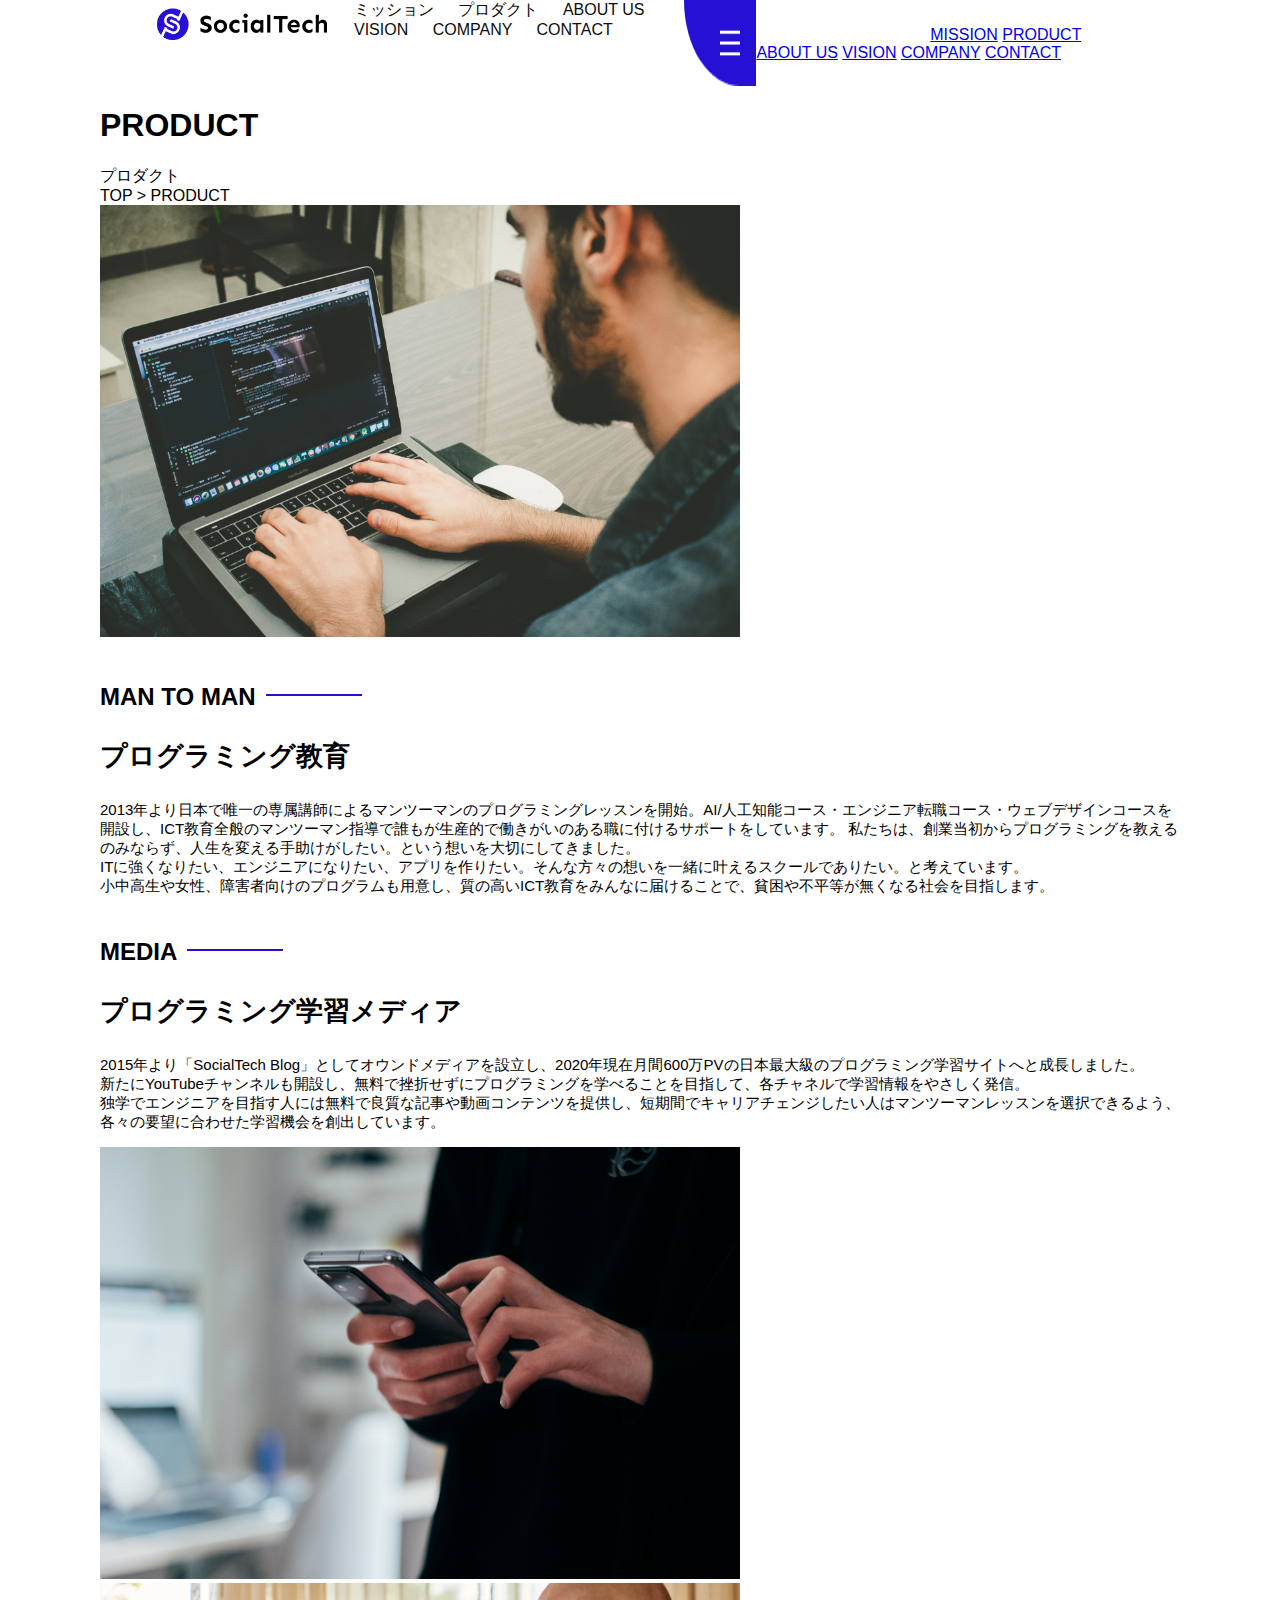
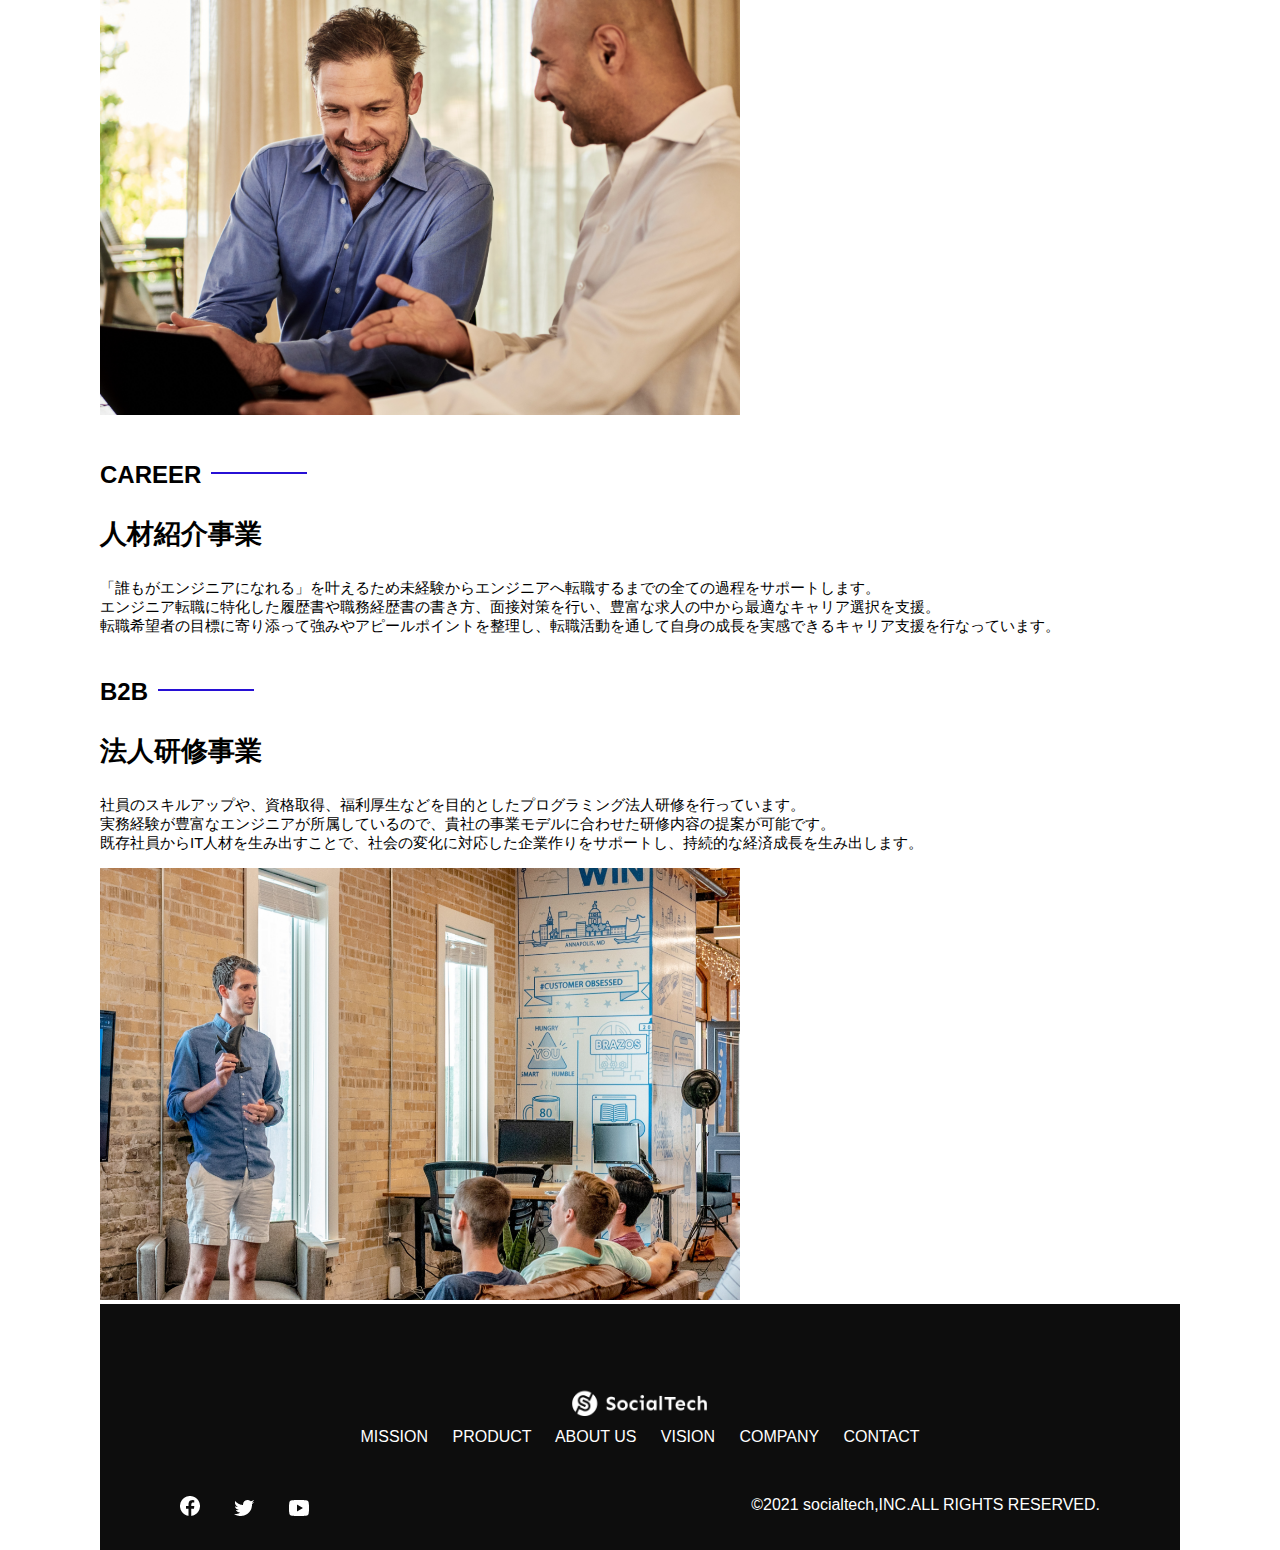
<file: product.html>
<!DOCTYPE html>
<html>
    <head>
      <title>SosialTech --PRODUCTプロダクト--</title>
      <meta charset="utf-8">
      <meta  name ="description" content="socialtechの４つのプロダクトを紹介します">
      <meta name="viewport" content="width=device-width" ,initial-scale="1.0">
      <link rel="stylesheet" href="style.css">

    </head>
    <body>
      <!--ヘッダー-->
      <header>
        <!--ロゴ-->
        <a href="index.html" id="logo"><img src="images/logo.png" alt="トップページに戻る"></a>

        <!--PC用ナビゲーション-->
        <nv id="nav-pc">
          <a href="mission.html">ミッション</a>
          <a href="product.html">プロダクト</a>
          <a href="index.html"#sboutus>ABOUT US</a>
          <a href="index.html"#vision>VISION</a>
          <a href="index.html"#company>COMPANY</a>
          <a href="index.html"#contact>CONTACT</a>
        </nv>

        <!--スマホ用メニューボタン-->
        <img id="menu-sp" src="images/button-menu.png" alt="ナビゲーションを開く" onclick="document.getElementById('nav-sp').style.display = 'block'">
      
        <!--スマホ用ナビゲーション-->
        <nav id="nav-sp">
          <img id="close" src="images/button-close.png" alt="ナビゲーションを閉じる" onclick="document.getElementById('nav-sp').style.display='none'">
          <a id="logo-sp" href="index.html" onclick="document.getElementById('nav-sp').style.display = 'none'"><img
            src="images/logo-sp.png" alt="トップページに戻る"></a>
          <a class="menu" href="mission.html" onclick="document.getElementById('nav-sp').style.display='none'">MISSION</a>
          <a class="menu" href="product.html" onclick="document.getElementById('nav-sp').style.display='none'">PRODUCT</a>
          <a class="menu" href="index.html#aboutus" onclick="document.getElementById('nav-sp').style.display='none'">ABOUT US</a>
          <a class="menu" href="index.html#vision" onclick="document.getElementById('nav-sp').style.display='none'">VISION</a>
          <a class="menu" href="index.html#company" onclick="document.getElementById('nav-sp').style.display='none'">COMPANY</a>
          <a class="menu" href="index.html#contact" onclick="document.getElementById('nav-sp').style.display='none'">CONTACT</a>
          <div id="sns">
            <a href="https://www.facebook.com/sejuku2013"><img src="images/button-facebook.png" alt="FaceBookへのリンク"></a>
            <a href="https://twitter.com/samuraijuku"><img src="images/button-twitter.png" alt="twitterへのリンク"></a>
            <a href="https://www.youtube.com/channel/UCCFOQO5aDK0xXam4cUQXT8g"><img src="images/button-youtube.png" alt="YouTubeへのリンク"></a>
          </div>
        </nav>
      </header>
      <main>
          <article>
              <section id="product-main">
                  <div id="product-title">
                      <h1>PRODUCT</h1>
                      <span>プロダクト</span>
                      <div>TOP > PRODUCT</div>
                  </div>
              </section>
              <section class="product-section1">
                  <img src="images/product/product-mantoman.png" alt="PCでコードを書く男性">
                  <div>
                      <h2 class="product-h2">MAN TO MAN</h2>
                      <h3 class="product-h3">プログラミング教育</h3>
                      <p>
                        2013年より日本で唯一の専属講師によるマンツーマンのプログラミングレッスンを開始。AI/人工知能コース・エンジニア転職コース・ウェブデザインコースを開設し、ICT教育全般のマンツーマン指導で誰もが生産的で働きがいのある職に付けるサポートをしています。
                        私たちは、創業当初からプログラミングを教えるのみならず、人生を変える手助けがしたい。という想いを大切にしてきました。<br>ITに強くなりたい、エンジニアになりたい、アプリを作りたい。そんな方々の想いを一緒に叶えるスクールでありたい。と考えています。<br>小中高生や女性、障害者向けのプログラムも用意し、質の高いICT教育をみんなに届けることで、貧困や不平等が無くなる社会を目指します。 
                      </p>
                  </div>
              </section>
              <section class="product-section2">
                  <div>
                      <h2 class="product-h2">MEDIA</h2>
                      <h3 class="product-h3">プログラミング学習メディア</h3>
                      <p>
                        2015年より「SocialTech
                        Blog」としてオウンドメディアを設立し、2020年現在月間600万PVの日本最大級のプログラミング学習サイトへと成長しました。<br>新たにYouTubeチャンネルも開設し、無料で挫折せずにプログラミングを学べることを目指して、各チャネルで学習情報をやさしく発信。<br>独学でエンジニアを目指す人には無料で良質な記事や動画コンテンツを提供し、短期間でキャリアチェンジしたい人はマンツーマンレッスンを選択できるよう、各々の要望に合わせた学習機会を創出しています。
                      </p>
                  </div>
                  <img src="images/product/product-media.png" alt="スマートフォンを操作する人">
              </section>
              <section class="product-section1">
                <img src="images/product/product-career.png" alt="笑顔で話し合う二人の男性">
                <div>
                    <h2 class="product-h2">CAREER</h2>
                    <h3 class="product-h3">人材紹介事業</h3>
                    <p>
                        「誰もがエンジニアになれる」を叶えるため未経験からエンジニアへ転職するまでの全ての過程をサポートします。<br>エンジニア転職に特化した履歴書や職務経歴書の書き方、面接対策を行い、豊富な求人の中から最適なキャリア選択を支援。<br>転職希望者の目標に寄り添って強みやアピールポイントを整理し、転職活動を通して自身の成長を実感できるキャリア支援を行なっています。<br>
                    </p>
                </div>
            </section>
            <section class="product-section2">
                <div>
                    <h2 class="product-h2">B2B</h2>
                    <h3 class="product-h3">法人研修事業</h3>
                    <p>
                        社員のスキルアップや、資格取得、福利厚生などを目的としたプログラミング法人研修を行っています。<br>実務経験が豊富なエンジニアが所属しているので、貴社の事業モデルに合わせた研修内容の提案が可能です。<br>既存社員からIT人材を生み出すことで、社会の変化に対応した企業作りをサポートし、持続的な経済成長を生み出します。
                    </p>
                </div>
                <img src="images/product/product-b2b.png" alt="講演中の男性とそれを聴く人々">
            </section>
          </article>
          <footer>
            <div ide="footer-logo">
              <img src="images/logo-sp.png" alt="SocialTech">
            </div>
            <div id="footer-link">
              <a href="mission.html">MISSION</a>
              <a href="product.html">PRODUCT</a>
              <a href="index.html#aboutus">ABOUT US</a>
              <a href="index.html#vision">VISION</a>
              <a href="index.html#company">COMPANY</a>
              <a href="index.html#contact">CONTACT</a>
            </div>
            <div id="sns-footer">
              <a href="https://www.facebook.com/sejuku2013"><img src="images/button-facebook.png" alt="facebookへのリンク"></a> 
              <a href="https://twitter.com/samuraijuku"><img src="images/button-twitter.png" alt="twitterへのリンク"></a>
              <a href="https://www.youtube.com/channel/UCCFOQO5aDK0xXam4cUQXT8g"><img src="images/button-youtube.png" alt="YouTubeへのリンク"></a>
              <span id="copyright">&copy;2021 socialtech,INC.ALL RIGHTS RESERVED.</span>
            </div>
          </footer>
      </main>
    </body>
</html>
</file>
<file: style.css>
/*PC、スマホ共通スタイル*/
body{
    font-family: "Source Sans Pro","Hiragino Kaku Gothic ProN",Meiryo,Arial,sans-serif;
}

p{
    font-size: 15px;
}

/*===================
PC用のスタイル
====================*/
@media screen and (min-width: 768px) {
    
/*横幅設定*/
body{
    max-width: 1080px;
    min-width: 960px;
    margin: 0 auto 0 auto;
}

/*ヘッダー*/
header{
    display: flex;
    justify-content: space-between;
    max-width: 980px;
    margin: 0 auto 0 auto;
}

/*ナビゲーションのレイアウト*/
#nav-pc > a{
    text-decoration:none ;
    margin-left: 20px;
}
#nav-pc > a:link{
    color:#0d0d0d;
}
#nav-pc > a:visited{
    color:#0d0d0d;
}
#nav-pc > a:hover{
    color: #0d0d0d;
    text-decoration: underline;
}
#nav-pc > a:active{
    color: #0d0d0d;
}

/*メインビジュアル*/
#main-visual{
    position: relative;
    height: 400px;
}

#main-message{
    position: absolute;
    top: 0px;
    left: 0px;
    background-color: #2710d5;
    color: #ffffff;
    border-radius: 0 0 476px 0;
    max-width: 620px;
    height: 100%;
    width: 100%;
    z-index: 11;
}

#main-message > h1{
    font-size: 60px;
    font-weight: bold;
    margin: 100px 0 0 50px;
}
#main-message > p{
    font-size: 28px;
    margin: 0 0 0 50px;
}

#main-visual > img{
    max-width: 620px;
    border-radius: 476px 0 0 0;
    position: absolute;
    top: 0;
    right: 0;
    z-index: 10;
}

/*見出し*/
h2{
    margin: 40px 0 0 0;
}

h2::after{
    content: url("images/line.png");
    margin-left: 10px;
}

h3{
    font-size: 27px;
}

/*ミッション*/
#mission{
    margin: 80px auto 80px auto;
    width: 100%;
}

#mission-flex{
    width: 100%;
    display:flex;
}

#mission-flex > div{
    width: 50%;
    margin: 20px;
}

#mission-photo{
    width: 100%;
}

#s2dgs{
    margin-top: 50px;
}

/*プロダクト*/
#product{
    background-color: #fafafa;
    width: 100%;
    margin: 80px 0px 80px 0px;
    padding: 10px 40px 0px 40px;
}

/*外枠*/
#product > div{
    margin-top: 40px;
    display: flex;
}

/*左のカラム*/
#product-left{
    width: 50%;
    margin-right: 20px;
}

/*右のカラム*/
#product-right{
    width: 50%;
    margin-left: 20px;
    margin-top: 80px;
}

/*画像＋説明の枠*/
#product-left > div{
    position: relative;
    height: 480px;
    margin-right: 20px;
}
#product-right > div{
    position: relative;
    height: 480px;
    margin-left: 20px;
}
/*画像*/
.product-photo{
    width: 100%;
}

/*説明文の枠*/
.product-explain{
    background-color: #ffffff;
    position: absolute;
    left: 0px;
    top: 280px;
    margin:0 40px 0 40px ;
    padding: 20px;
    box-shadow: 5px 5px 10px rgba(0, 0, 0, 0.05);
}

/*説明文の英語*/
.product-explain > span{
    color: #2710d5;
    font-weight: bold;
    font-size: 16px;
    margin: 0px;
}

/*説明文の見出し*/
.product-explain > h3{
    margin: 5px 0 5px 0px;
}

/*説明文*/
.product-explain > p{
    margin: 0;
}

/*もっと見るボタン*/
#product-more{
    margin: 0 auto -42px auto;
}

/*ABOUT US*/
#aboutus{
    margin: 80px auto 80px auto;
}

/*3つの組織文化と写真を入れる枠*/
#aboutus > div{
    display: flex;
}

/*画像*/
.culture-img{
    width: 100%;
    align-self: flex-start;
}

.culture-img2{
    margin-top: 50px;
    width: 100%;
}

/*番号*/
.culture-num{
    font-size: 80px;
    color: #2710d5;
    margin: 0 20px 0 0;
}

/*組織文化英語*/
.culture-en{
    color: #2710d5;
    font-size: 24px;
    font-weight: bold;
    display: block;
}

/*組織文化日本語*/
.culture-ja{
    font-size: 28px;
    font-weight: bold;
}

/*説明文*/
.culture-description{
    margin: 0;
}

/*VISION*/
#vision{
    margin: 80px auto 80px auto;
}

/*セクション内の外枠*/
#vision > div{
    width: 100%;
    display: flex;
    justify-content: space-between;
    flex-wrap: wrap;
}

/*７つの行動指針の枠*/
.vision-box{
    width: 300px;
    height: 300px;
    margin-bottom: 30px;
    position: relative;
}

.vision-box > img{
    width: 100%;
    height: auto;
    position: absolute;
    top: 0;
    left: 0;
    z-index: 30;
}

.vision-box > span{
    position: absolute;
    top: 0;
    left: 0;
    z-index: 31;
    margin-right: 20px;
}

.vision-box > span > h4{
    color: #2710d5;
    font-size: 24px;
    margin: 80px 0 0 0;
}

.vision-box > span > h4::first-letter{
    font-size: 40px;
}

.vision-box >span >h5{
    font-size: 20px;
    margin: 0 0 0 0;
}

.vision-box > span >p{
    margin: 10px 0 0 0;
}

/*会社概要*/
#company{
    margin: 80px auto 80px auto;
}

#company-table{
    width: 100%;
}

.tableheader{
    text-align: left;
    padding: 20px;
    border-bottom-color: #2710d5;
    border-bottom-width: 1px;
    border-bottom-style: solid;
    width: 100px;
}

.tableheader-first{
    text-align: left;
    padding: 20px;
    border-bottom-color: #2710d5;
    border-bottom-width: 1px;
    border-bottom-style: solid;
    border-top-color: #2710d5;
    border-top-width: 1px;
    border-top-style: solid;
    width: 100px;
}

.cell{
    padding: 30px;
    border-bottom-color: #ececec;
    border-bottom-width: 1px;
    border-bottom-style: solid;
    
}

.cell-first{
    padding: 30px;
    border-bottom-color: #ececec;
    border-bottom-width: 1px;
    border-bottom-style:solid;
    border-top-color: #ececec;
    border-top-width: 1px;
    border-top-style: solid;

}

#company > iframe{
    width: 100%;
    height: 368px;
    margin-top: 40px;
}

/*お問い合わせ*/
#contact{
    margin: 80px auto 80px auto;
}

/*外枠*/
#contact > form > div{
    display:flex;
    flex-direction: row;
    flex-wrap: wrap;
    padding-bottom: 30px; 
}

/*左列の見出し*/
.contact-heading{
    width: 240px;
    align-self:center;
}


/*見出しのラベル*/
.contact-label{
    font-weight: bold;
}

/*必須*/
.contact-span{
    color: #ce2222;
    margin: 0 0 0 20px;
    font-weight: bold;
}

/*テキストボックス*/
.contact-textbox{
    border-top: 0;
    border-left: 0;
    border-right: 0;
    border-bottom-width: 1px;
    border-bottom-color: #707070;
    border-bottom-style: solid;
    background-color: #fafafa;
    width: 400px;
    height: 56px;
}

/*お問い合わせ内容のテキストエリア*/
.contact-textarea{
    border-top: 0;
    border-left: 0;
    border-right: 0;
    border-bottom-width: 1px;
    border-bottom-color: #707070;
    border-bottom-style: solid;
    background-color: #fafafa;
    width: 400px;
    height: 200px;

}

/*個人情報の取扱い*/
details{
    width: 700px;
}
details > div{
    background-color: #fafafa;
    padding: 20px;
}
details > span{
    font-weight: bold;
}

/*フッター*/
footer{
    background-color: #0d0d0d;
    text-align: center;
    padding: 80px 80px 30px 80px;
}

#footer-logo{
    margin-bottom: 30px;
}

#footer-link{
    margin-bottom: 50px;
}

#footer-link > a{
    text-decoration: none;
    margin: 10px;
}

#footer-link > a:link{
    color: #ffffff;
}

#footer-link > a:visited{
    color: #ffffff;
}

#footer-link > a:hover{
    color: #ffffff;
    text-decoration: underline;
}

#sns-footer{
    text-align: left;
    width: 100%;
}

#sns-footer > a{
    margin-right: 30px;
}

#copyright{
    color: #ffffff;
    float: right;
}

#fotter-link > a:active{
    color: #ffffff;
}
}

/*===================
スマートフォン用のスタイル
====================*/
@media screen and (max-width: 767px) {
    body {
      min-width: 375px;
      margin: 0;
    }
  
    /* PC用ナビゲーション非表示 */
    #nav-pc {
      display: none;
    }
  
    /* ハンバーガーメニュー */
    #menu-sp {
      float: right;
      padding: 0;
    }
  
     /* スマホ用ナビゲーションの表示切替 */
     /* 初期状態、レイアウトと非表示設定 */
     #nav-sp {
       background-color: #2710d5;
       position: absolute;
       left: 0;
       top: 0;
       height: 100%;
       width: 100%;
       display: none;
       z-index: 100;
     }
     /*ｘ閉じるボタン*/
     #close{
         position: absolute;
         top: 20px;
         right: 20px;
           }

    /*ナビゲーションメニュー用ロゴ*/
    #logo-sp{
        margin: 80px 0 30px 20px;
    }

    /*ナビゲーションのリンクの装飾設定*/
    #nav-sp > a{
        display: block;
    }

    #nav-sp > a:link{
        color: #ffffff;
    }

    #nav-sp > a:visited{
        color: #ffffff;
    }

    #nav-sp > a:hover{
        color: #ffffff;
        text-decoration: underline;
    }

    #nav-sp > a:active{
        color: #ffffff;
    }

    #nav-sp > .menu{
        text-decoration: none;
        display: block;
        margin: 0 20px 0 20px;
        height: 44px;
        font-size: 16px;
        background-image: url(images/arrow.png);
        background-repeat: no-repeat;
        background-position: right top;
    }

    #sns{
        position: absolute;
        bottom: 20px;
        left: 20px;
    }

    #sns > a{
        margin-right: 30px;
    }
  }
</file>
